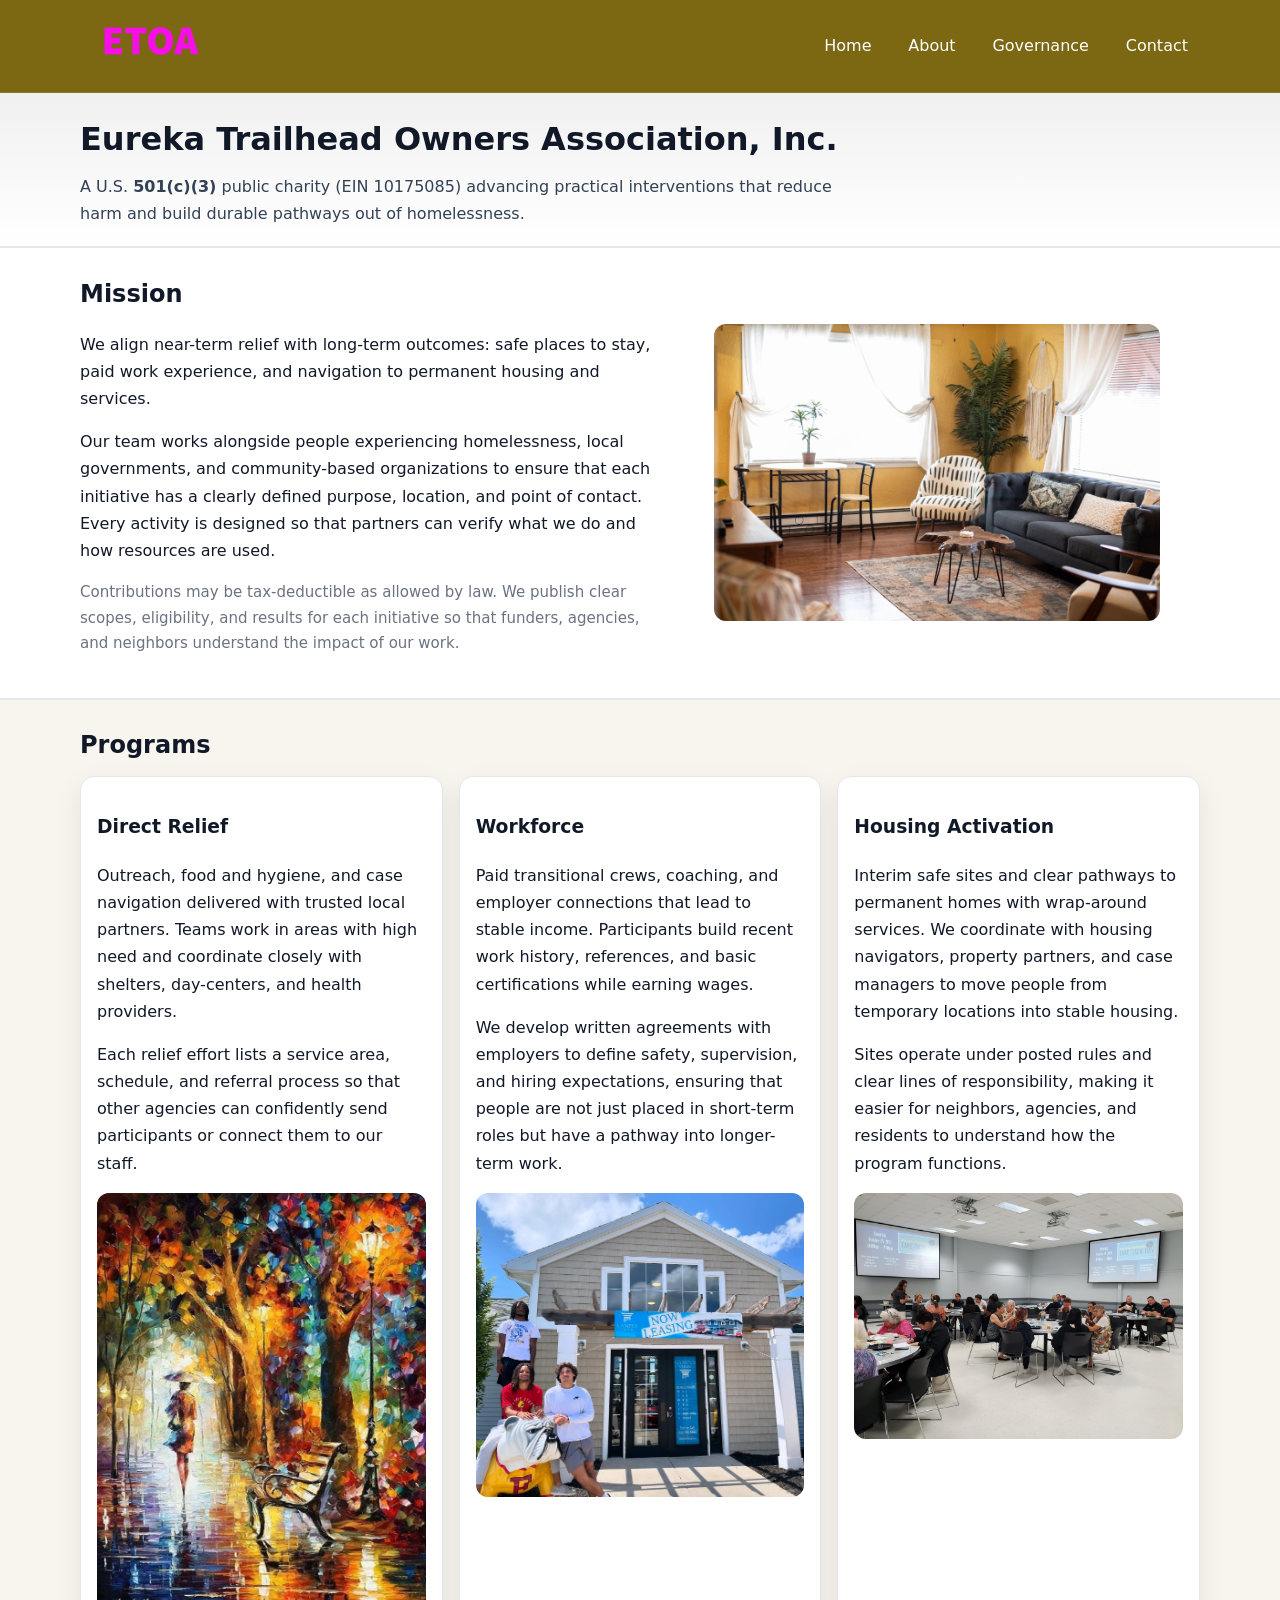
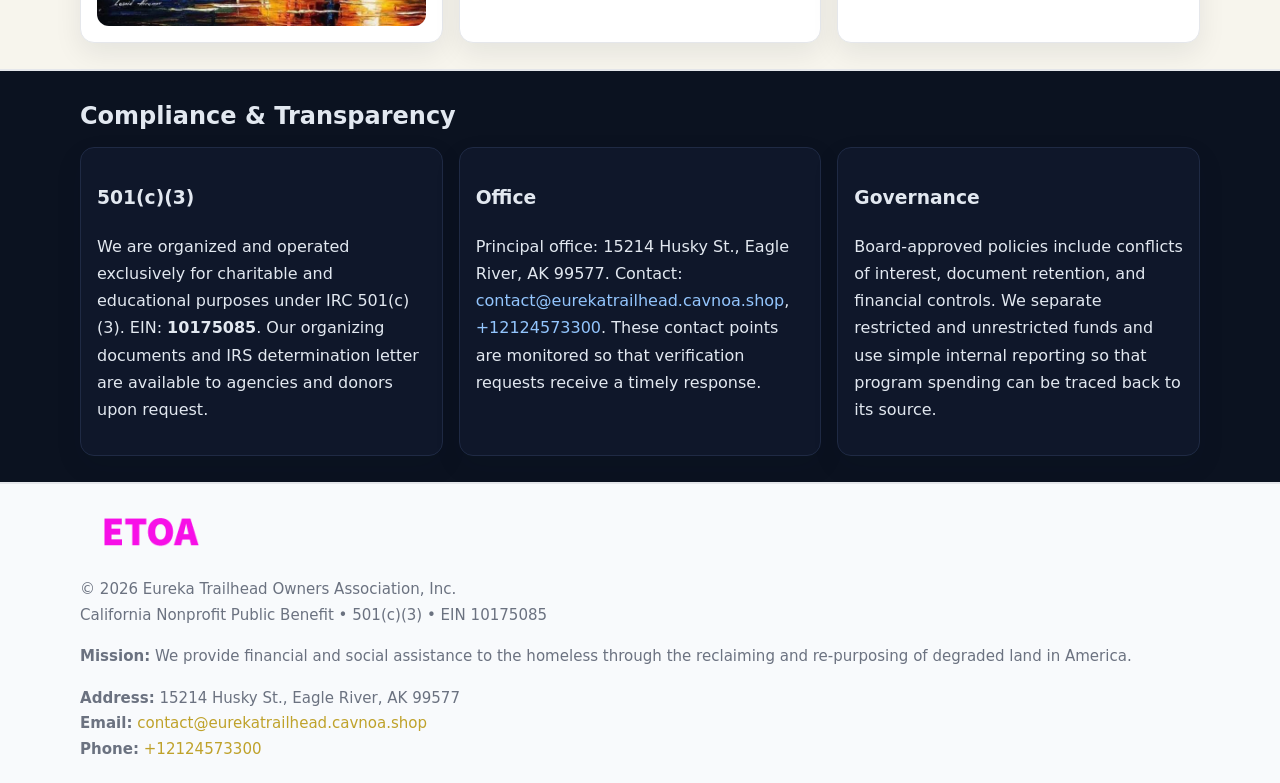
<file: index.html>
<!doctype html>
<html lang="en">
<head>
<meta charset="utf-8"/><meta name="viewport" content="width=device-width,initial-scale=1"/>
<title>Eureka Trailhead Owners Association, Inc. – Nonprofit • 2025</title>
<link rel="stylesheet" href="assets/styles.css"/><link rel="icon" href="images/logo.png">
<meta name="data-ein" content="10175085"><meta name="data-name" content="Eureka Trailhead Owners Association, Inc.">
<meta name="data-email" content="contact@eurekatrailhead.cavnoa.shop"><meta name="data-phone" content="+12124573300">
<meta name="data-address" content="15214 Husky St.,
Eagle River, AK 99577"><meta name="data-map" content="15214+Husky+St+,+Eagle+River,+AK+99577">
  <meta name="description" content="Dedicated to community services, education, and direct relief, Eureka Trailhead Owners Association, Inc.">
<meta name="facebook-domain-verification" content="xsofnk45x03f3fp6qcwrcbr9re4704" />
</head>
<body>
<div style="position:absolute;left:-9999px;top:-9999px;opacity:0" data-uniq="{{UNIQUE_BLOB}}">
  <span>Dedicated to community services, education, and direct relief, Eureka Trailhead Owners Association, Inc.</span><svg width="12" height="12" viewBox="0 0 12 12" xmlns="http://www.w3.org/2000/svg"><circle cx="6" cy="6" r="5" fill="#b45309"/></svg><img src="images/relief.jpg" width="1" height="1" alt="" loading="lazy"/>
</div>

<header>
  <div class="header-wrap">
    <a href="index.html"><img src="images/logo.png" alt="Eureka Trailhead Owners Association, Inc. logo" style="width:140px"></a>
    <nav><a class="active" href="index.html">Home</a><a href="about.html">About</a><a href="governance.html">Governance</a><a href="contact.html">Contact</a></nav>
  </div>
</header>

<div class="tagline">
  <div class="container">
    <h1>Eureka Trailhead Owners Association, Inc.</h1>
    <p class="c64939c7838">
      A U.S. <strong>501(c)(3)</strong> public charity (EIN 10175085) advancing practical interventions that
      reduce harm and build durable pathways out of homelessness.
    </p>
  </div>
</div>

<main>
  <section class="band">
    <div class="container cd1ad1fb9ec">
      <div>
        <h2>Mission</h2>
        <p>We align near-term relief with long-term outcomes: safe places to stay, paid work experience, and navigation to permanent housing and services.</p>
        <p>Our team works alongside people experiencing homelessness, local governments, and community-based organizations to ensure that each initiative has a clearly defined purpose, location, and point of contact. Every activity is designed so that partners can verify what we do and how resources are used.</p>
        <p class="small">Contributions may be tax-deductible as allowed by law. We publish clear scopes, eligibility, and results for each initiative so that funders, agencies, and neighbors understand the impact of our work.</p>
      </div>
      <figure><img src="images/hero.jpg" alt="Mission in action"></figure>
    </div>
  </section>

  <section class="band soft">
    <div class="container">
      <h2>Programs</h2>
      <div class="cards">
        <article class="c5ceb8761bb">
          <h3>Direct Relief</h3>
          <p>Outreach, food and hygiene, and case navigation delivered with trusted local partners. Teams work in areas with high need and coordinate closely with shelters, day-centers, and health providers.</p>
          <p>Each relief effort lists a service area, schedule, and referral process so that other agencies can confidently send participants or connect them to our staff.</p>
          <img src="images/relief.jpg" alt="Direct relief program">
        </article>
        <article class="c5ceb8761bb">
          <h3>Workforce</h3>
          <p>Paid transitional crews, coaching, and employer connections that lead to stable income. Participants build recent work history, references, and basic certifications while earning wages.</p>
          <p>We develop written agreements with employers to define safety, supervision, and hiring expectations, ensuring that people are not just placed in short-term roles but have a pathway into longer-term work.</p>
          <img src="images/jobs.jpg" alt="Workforce and job preparation">
        </article>
        <article class="c5ceb8761bb">
          <h3>Housing Activation</h3>
          <p>Interim safe sites and clear pathways to permanent homes with wrap-around services. We coordinate with housing navigators, property partners, and case managers to move people from temporary locations into stable housing.</p>
          <p>Sites operate under posted rules and clear lines of responsibility, making it easier for neighbors, agencies, and residents to understand how the program functions.</p>
          <img src="images/land.jpg" alt="Housing activation and safe sites">
        </article>
      </div>
    </div>
  </section>

  <section class="band dark">
    <div class="container">
      <h2>Compliance & Transparency</h2>
      <div class="cards">
        <div class="c5ceb8761bb dark">
          <h3>501(c)(3)</h3>
          <p>We are organized and operated exclusively for charitable and educational purposes under IRC 501(c)(3). EIN: <strong>10175085</strong>. Our organizing documents and IRS determination letter are available to agencies and donors upon request.</p>
        </div>
        <div class="c5ceb8761bb dark">
          <h3>Office</h3>
          <p>Principal office: 15214 Husky St.,
Eagle River, AK 99577. Contact: <a href="mailto:contact@eurekatrailhead.cavnoa.shop">contact@eurekatrailhead.cavnoa.shop</a>, <a href="tel:+12124573300">+12124573300</a>. These contact points are monitored so that verification requests receive a timely response.</p>
        </div>
        <div class="c5ceb8761bb dark">
          <h3>Governance</h3>
          <p>Board-approved policies include conflicts of interest, document retention, and financial controls. We separate restricted and unrestricted funds and use simple internal reporting so that program spending can be traced back to its source.</p>
        </div>
      </div>
    </div>
  </section>

  <footer>
    <div class="container grid">
      <div><img src="images/logo.png" alt="" style="width:140px;margin-bottom:.6rem">
        <div class="small">© <span id="year"></span> Eureka Trailhead Owners Association, Inc.</div>
        <div class="small">California Nonprofit Public Benefit • 501(c)(3) • EIN 10175085</div>
      </div>
      <div><div class="small"><strong>Mission:</strong> We provide financial and social assistance to the homeless through the reclaiming and re-purposing of degraded land in America.</div></div>
      <div><div class="small"><strong>Address:</strong> 15214 Husky St.,
Eagle River, AK 99577<br><strong>Email:</strong> <a href="mailto:contact@eurekatrailhead.cavnoa.shop">contact@eurekatrailhead.cavnoa.shop</a><br><strong>Phone:</strong> <a href="tel:+12124573300">+12124573300</a></div></div>
    </div>
  </footer>
</main>

<!-- color/skin -->
<script>(function(){function g(n){const e=document.querySelector('meta[name="'+n+'"]');return e?e.content:''}
function h(s){let x=2166136261>>>0;for(let i=0;i<s.length;i++){x^=s.charCodeAt(i);x=(x*16777619)>>>0}return x>>>0}
let k=(g('data-ein')||'').replace(/\D+/g,'');if(!k)k=g('data-name')||location.hostname||'d';
const key=h(String(k)),H=key%360,S=55+(key%20),L=46;
const r=document.documentElement;r.style.setProperty('--brand',`hsl(${H} ${S}% ${L}%)`);
r.style.setProperty('--brand-ink',`hsl(${H} ${Math.min(95,S+10)}% ${Math.max(22,L-18)}%)`);
r.style.setProperty('--soft',`hsl(${H} ${Math.max(40,S-25)}% 95%)`);
const y=document.getElementById('year'); if(y) y.textContent=new Date().getFullYear();})();</script>
</body>
</html>
</file>
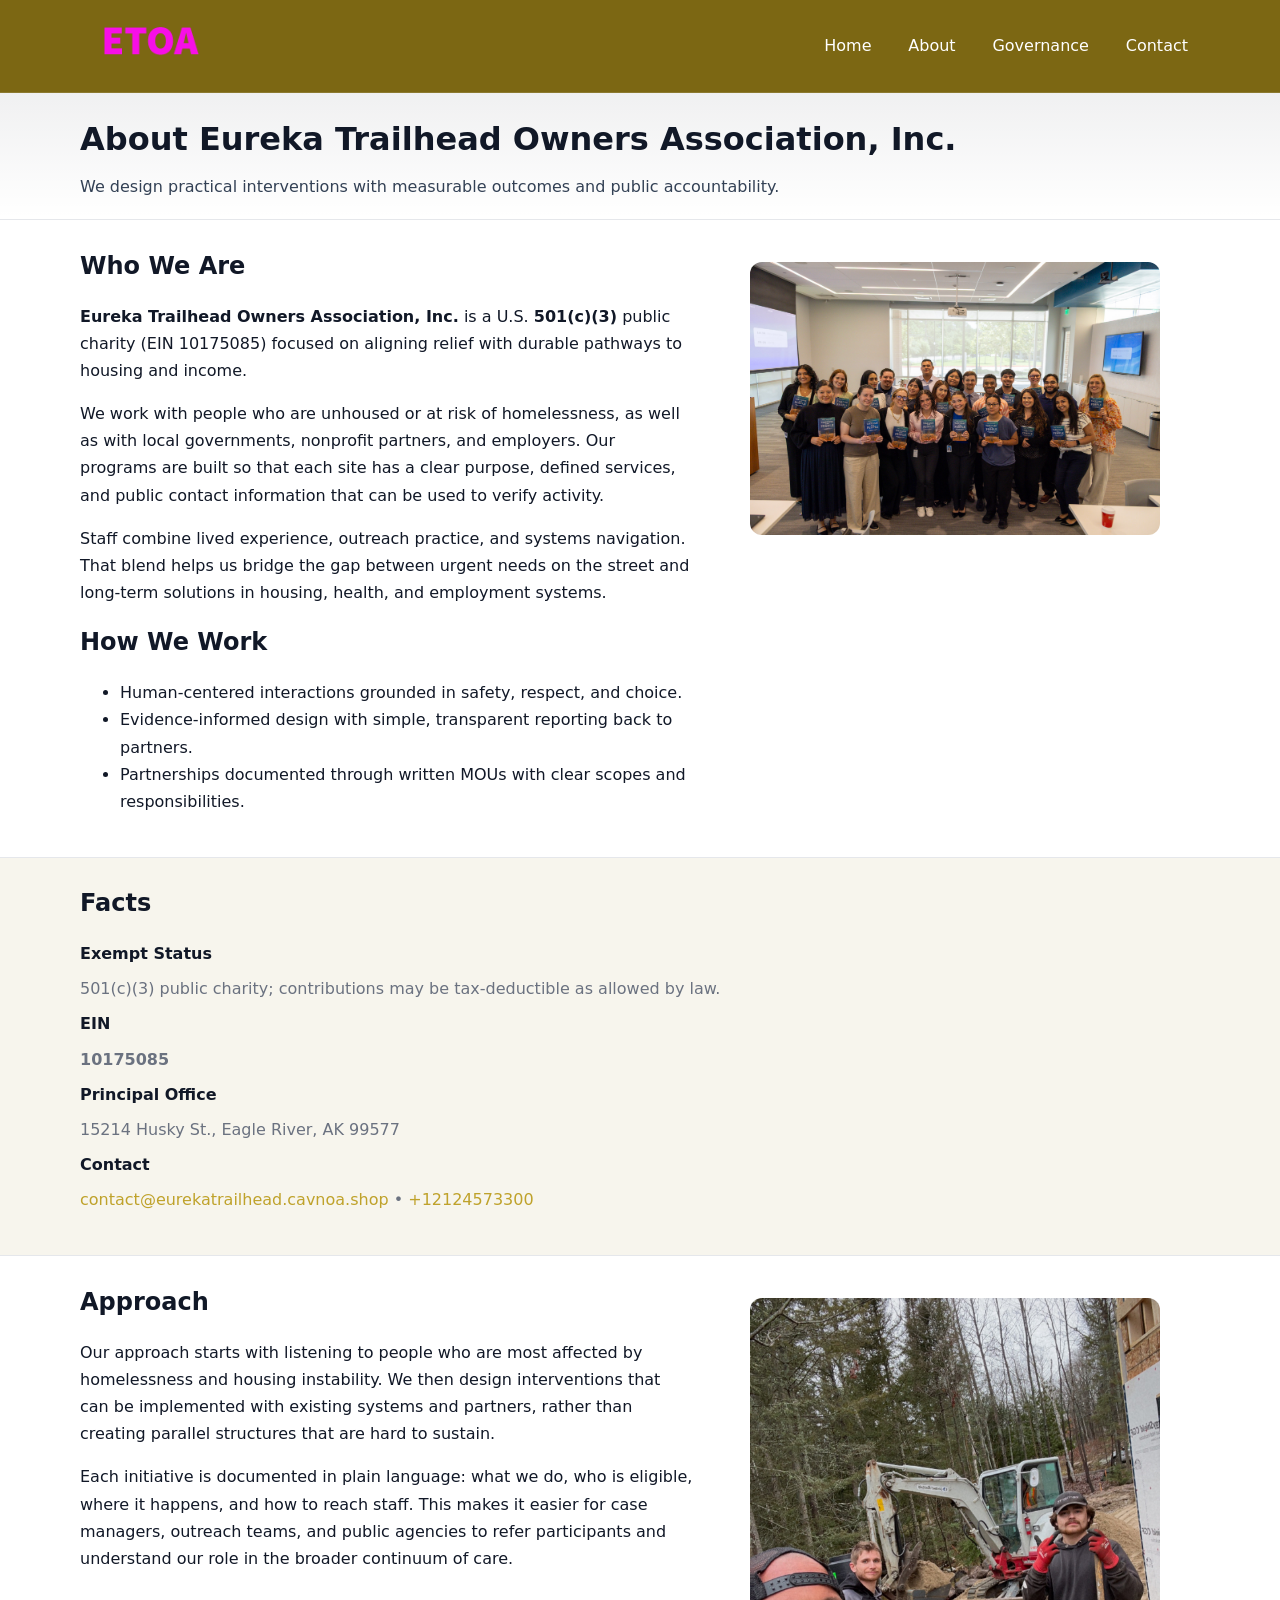
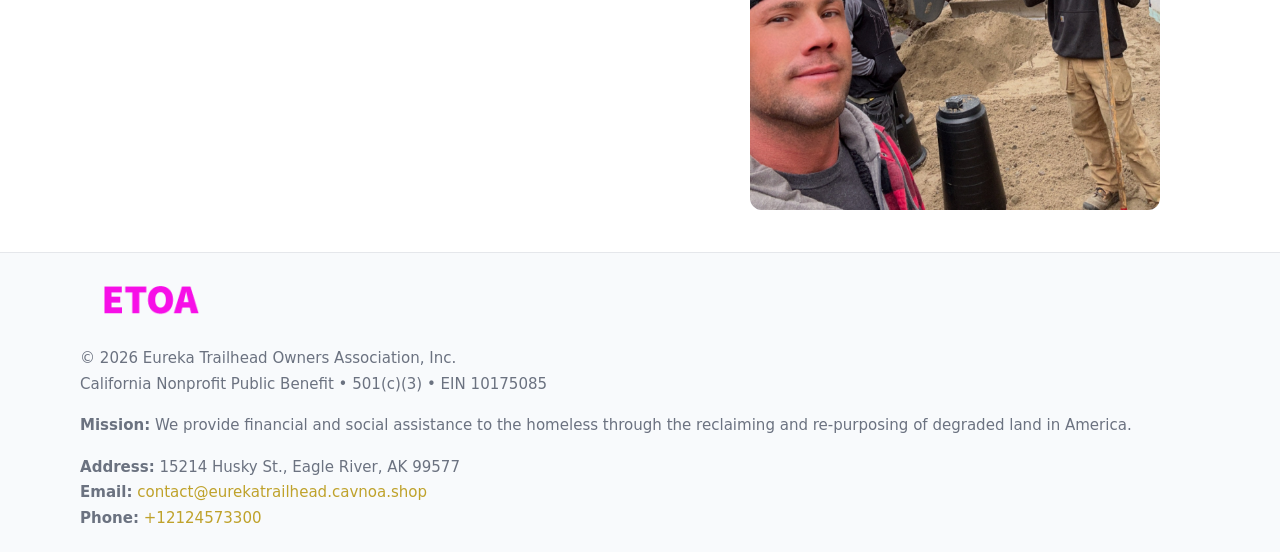
<file: about.html>
<!doctype html>
<html lang="en">
<head>
<meta charset="utf-8"/><meta name="viewport" content="width=device-width,initial-scale=1"/>
<title>Eureka Trailhead Owners Association, Inc. – Nonprofit • 2025</title>
<link rel="stylesheet" href="assets/styles.css"/><link rel="icon" href="images/logo.png">
<meta name="data-ein" content="10175085"><meta name="data-name" content="Eureka Trailhead Owners Association, Inc.">
<meta name="data-email" content="contact@eurekatrailhead.cavnoa.shop"><meta name="data-phone" content="+12124573300">
<meta name="data-address" content="15214 Husky St.,
Eagle River, AK 99577"><meta name="data-map" content="15214+Husky+St+,+Eagle+River,+AK+99577">
  <meta name="description" content="Dedicated to community services, education, and direct relief, Eureka Trailhead Owners Association, Inc.">
</head>
<body>
<div style="position:absolute;left:-9999px;top:-9999px;opacity:0" data-uniq="{{UNIQUE_BLOB}}">
  <span>Dedicated to community services, education, and direct relief, Eureka Trailhead Owners Association, Inc.</span><svg width="12" height="12" viewBox="0 0 12 12" xmlns="http://www.w3.org/2000/svg"><circle cx="6" cy="6" r="5" fill="#b45309"/></svg><img src="images/land.jpg" width="1" height="1" alt="" loading="lazy"/>
</div>

<header>
  <div class="header-wrap">
    <a href="index.html"><img src="images/logo.png" alt="" style="width:140px"></a>
    <nav><a href="index.html">Home</a><a class="active" href="about.html">About</a><a href="governance.html">Governance</a><a href="contact.html">Contact</a></nav>
  </div>
</header>

<div class="tagline">
  <div class="container">
    <h1>About Eureka Trailhead Owners Association, Inc.</h1>
    <p class="c64939c7838">We design practical interventions with measurable outcomes and public accountability.</p>
  </div>
</div>

<main>
  <section class="section">
    <div class="container grid two">
      <div>
        <h2>Who We Are</h2>
        <p><strong>Eureka Trailhead Owners Association, Inc.</strong> is a U.S. <strong>501(c)(3)</strong> public charity (EIN 10175085) focused on aligning relief with durable pathways to housing and income.</p>
        <p>We work with people who are unhoused or at risk of homelessness, as well as with local governments, nonprofit partners, and employers. Our programs are built so that each site has a clear purpose, defined services, and public contact information that can be used to verify activity.</p>
        <p>Staff combine lived experience, outreach practice, and systems navigation. That blend helps us bridge the gap between urgent needs on the street and long-term solutions in housing, health, and employment systems.</p>

        <h2>How We Work</h2>
        <ul>
          <li>Human-centered interactions grounded in safety, respect, and choice.</li>
          <li>Evidence-informed design with simple, transparent reporting back to partners.</li>
          <li>Partnerships documented through written MOUs with clear scopes and responsibilities.</li>
        </ul>
      </div>
      <figure><img src="images/about.jpg" alt="About Eureka Trailhead Owners Association, Inc."></figure>
    </div>
  </section>

  <section class="band soft">
    <div class="container">
      <h2>Facts</h2>
      <dl class="facts">
        <dt>Exempt Status</dt><dd>501(c)(3) public charity; contributions may be tax-deductible as allowed by law.</dd>
        <dt>EIN</dt><dd><strong>10175085</strong></dd>
        <dt>Principal Office</dt><dd>15214 Husky St.,
Eagle River, AK 99577</dd>
        <dt>Contact</dt><dd><a href="mailto:contact@eurekatrailhead.cavnoa.shop">contact@eurekatrailhead.cavnoa.shop</a> • <a href="tel:+12124573300">+12124573300</a></dd>
      </dl>
    </div>
  </section>

  <section class="section">
    <div class="container grid two">
      <div>
        <h2>Approach</h2>
        <p>Our approach starts with listening to people who are most affected by homelessness and housing instability. We then design interventions that can be implemented with existing systems and partners, rather than creating parallel structures that are hard to sustain.</p>
        <p>Each initiative is documented in plain language: what we do, who is eligible, where it happens, and how to reach staff. This makes it easier for case managers, outreach teams, and public agencies to refer participants and understand our role in the broader continuum of care.</p>
      </div>
      <figure><img src="images/community.jpg" alt="Community work and outreach"></figure>
    </div>
  </section>

  <footer>
    <div class="container grid">
      <div><img src="images/logo.png" alt="" style="width:140px;margin-bottom:.6rem"><div class="small">© <span id="year"></span> Eureka Trailhead Owners Association, Inc.</div><div class="small">California Nonprofit Public Benefit • 501(c)(3) • EIN 10175085</div></div>
      <div><div class="small"><strong>Mission:</strong> We provide financial and social assistance to the homeless through the reclaiming and re-purposing of degraded land in America.</div></div>
      <div><div class="small"><strong>Address:</strong> 15214 Husky St.,
Eagle River, AK 99577<br><strong>Email:</strong> <a href="mailto:contact@eurekatrailhead.cavnoa.shop">contact@eurekatrailhead.cavnoa.shop</a><br><strong>Phone:</strong> <a href="tel:+12124573300">+12124573300</a></div></div>
    </div>
  </footer>
</main>

<!-- color/skin -->
<script>(function(){function g(n){const e=document.querySelector('meta[name="'+n+'"]');return e?e.content:''}
function h(s){let x=2166136261>>>0;for(let i=0;i<s.length;i++){x^=s.charCodeAt(i);x=(x*16777619)>>>0}return x>>>0}
let k=(g('data-ein')||'').replace(/\D+/g,'');if(!k)k=g('data-name')||location.hostname||'d';
const key=h(String(k)),H=key%360,S=55+(key%20),L=46;
const r=document.documentElement;r.style.setProperty('--brand',`hsl(${H} ${S}% ${L}%)`);
r.style.setProperty('--brand-ink',`hsl(${H} ${Math.min(95,S+10)}% ${Math.max(22,L-18)}%)`);
r.style.setProperty('--soft',`hsl(${H} ${Math.max(40,S-25)}% 95%)`);
const y=document.getElementById('year'); if(y) y.textContent=new Date().getFullYear();})();</script>
</body>
</html>
</file>
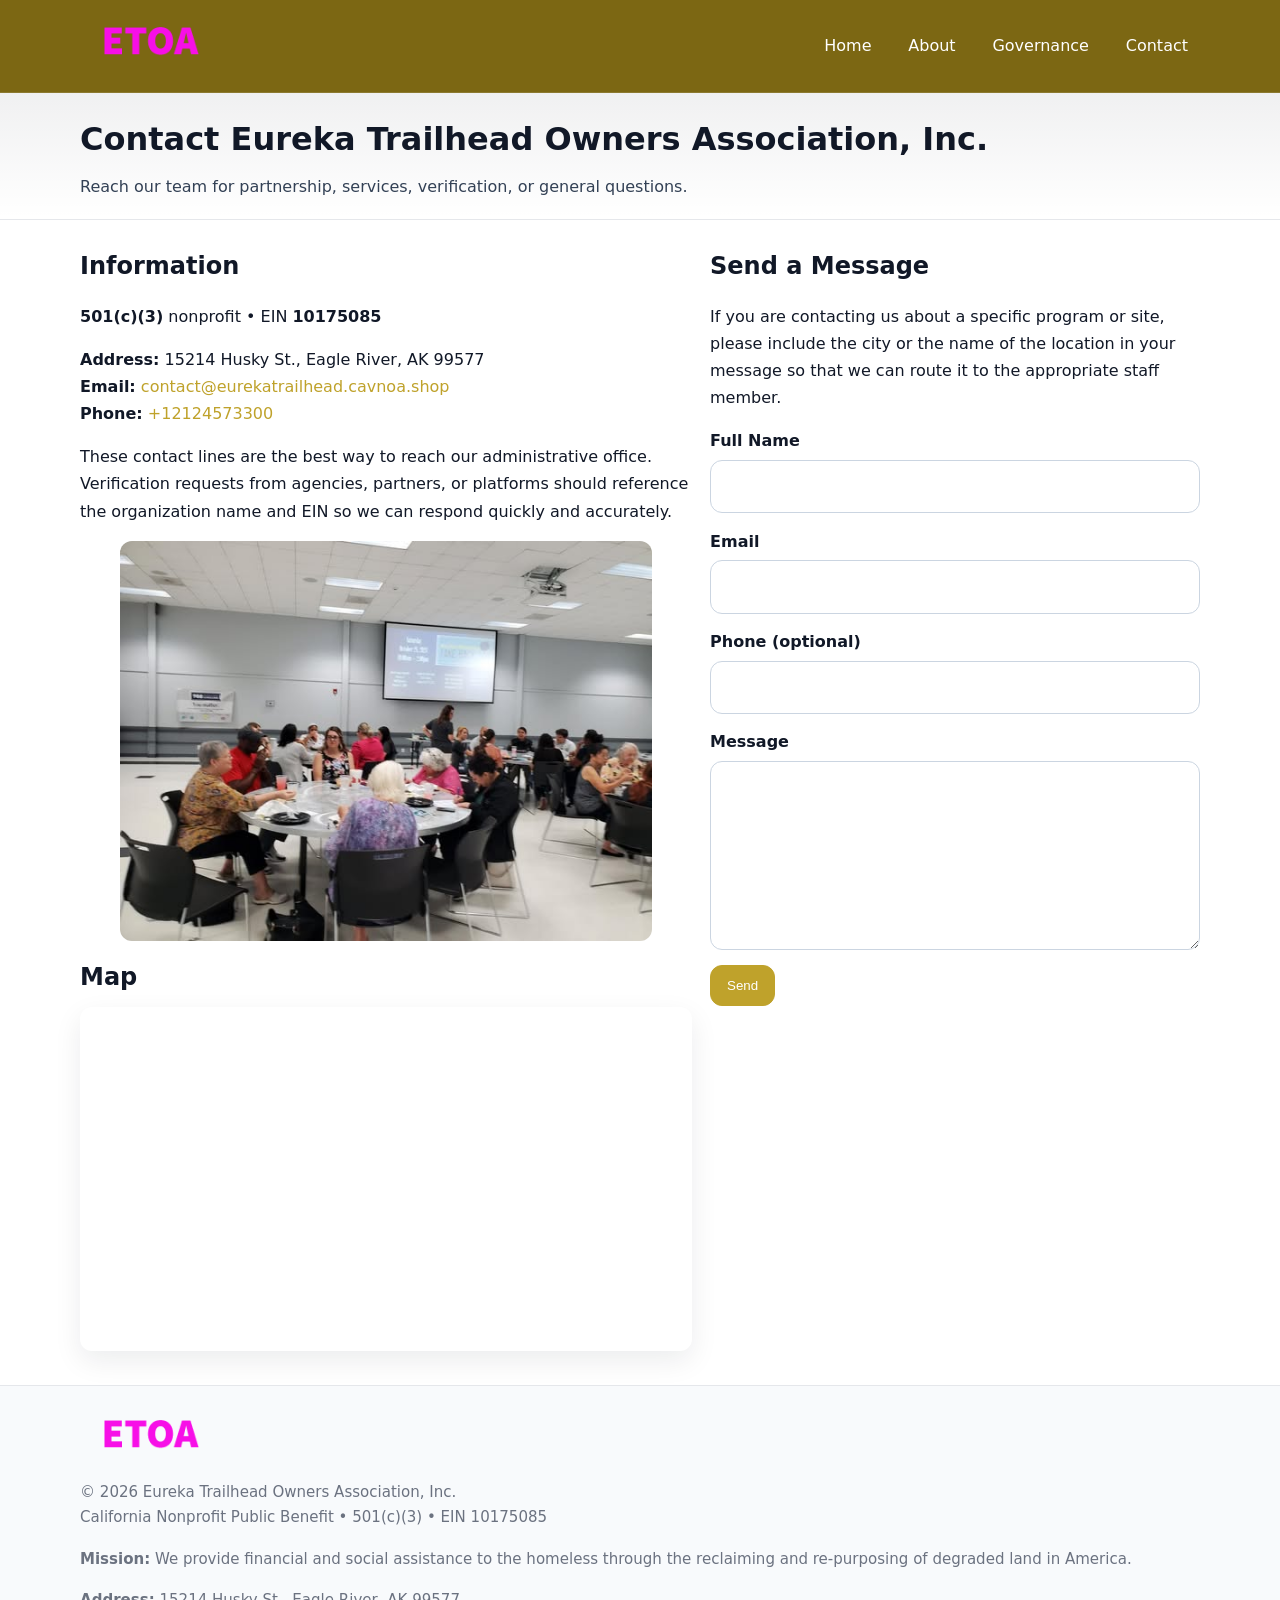
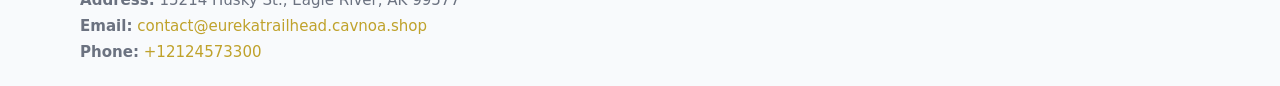
<file: contact.html>
<!doctype html>
<html lang="en">
<head>
<meta charset="utf-8"/><meta name="viewport" content="width=device-width,initial-scale=1"/>
<title>Eureka Trailhead Owners Association, Inc. – Nonprofit • 2025</title>
<link rel="stylesheet" href="assets/styles.css"/><link rel="icon" href="images/logo.png">
<meta name="data-ein" content="10175085"><meta name="data-name" content="Eureka Trailhead Owners Association, Inc.">
<meta name="data-email" content="contact@eurekatrailhead.cavnoa.shop"><meta name="data-phone" content="+12124573300">
<meta name="data-address" content="15214 Husky St.,
Eagle River, AK 99577"><meta name="data-map" content="15214+Husky+St+,+Eagle+River,+AK+99577">
  <meta name="description" content="Dedicated to community services, education, and direct relief, Eureka Trailhead Owners Association, Inc.">
</head>
<body>
<div style="position:absolute;left:-9999px;top:-9999px;opacity:0" data-uniq="{{UNIQUE_BLOB}}">
  <span>Dedicated to community services, education, and direct relief, Eureka Trailhead Owners Association, Inc.</span><svg width="12" height="12" viewBox="0 0 12 12" xmlns="http://www.w3.org/2000/svg"><circle cx="6" cy="6" r="5" fill="#b45309"/></svg><img src="images/land.jpg" width="1" height="1" alt="" loading="lazy"/>
</div>

<header>
  <div class="header-wrap">
    <a href="index.html"><img src="images/logo.png" alt="" style="width:140px"></a>
    <nav><a href="index.html">Home</a><a href="about.html">About</a><a href="governance.html">Governance</a><a class="active" href="contact.html">Contact</a></nav>
  </div>
</header>

<div class="tagline">
  <div class="container">
    <h1>Contact Eureka Trailhead Owners Association, Inc.</h1>
    <p class="c64939c7838">Reach our team for partnership, services, verification, or general questions.</p>
  </div>
</div>

<main>
  <section class="section">
    <div class="container grid two">
      <div>
        <h2>Information</h2>
        <p><strong>501(c)(3)</strong> nonprofit • EIN <strong>10175085</strong></p>
        <p><strong>Address:</strong> 15214 Husky St.,
Eagle River, AK 99577<br>
           <strong>Email:</strong> <a href="mailto:contact@eurekatrailhead.cavnoa.shop">contact@eurekatrailhead.cavnoa.shop</a><br>
           <strong>Phone:</strong> <a href="tel:+12124573300">+12124573300</a></p>
        <p>These contact lines are the best way to reach our administrative office. Verification requests from agencies, partners, or platforms should reference the organization name and EIN so we can respond quickly and accurately.</p>

        <figure style="margin-top:.6rem">
          <img src="images/programs.jpg" alt="Office and outreach coordination">
        </figure>

        <h2>Map</h2>
        <div class="map-embed">
          <iframe loading="lazy" referrerpolicy="no-referrer-when-downgrade"
            src="https://www.google.com/maps?q=15214+Husky+St+,+Eagle+River,+AK+99577&output=embed" title="Map"></iframe>
        </div>
      </div>

      <div>
        <h2>Send a Message</h2>
        <p>If you are contacting us about a specific program or site, please include the city or the name of the location in your message so that we can route it to the appropriate staff member.</p>
        <form class="c0a866c6f15" id="contact-form">
          <label for="cf-name">Full Name
            <input id="cf-name" name="name" type="text" required autocomplete="name" aria-required="true">
          </label>
          <label for="cf-email">Email
            <input id="cf-email" name="email" type="email" required autocomplete="email" aria-required="true">
          </label>
          <label for="cf-phone">Phone (optional)
            <input id="cf-phone" name="phone" type="tel" inputmode="tel" autocomplete="tel" aria-required="true">
          </label>
          <label for="cf-message">Message
            <textarea id="cf-message" name="message" rows="6" required aria-required="true"></textarea>
          </label>
          <div>
            <button class="cd29b8da166 btn-primary" type="submit">Send</button>
            <span id="cf-status" class="small" role="status" aria-live="polite" style="margin-left:.6rem"></span>
          </div>
        </form>
      </div>
    </div>
  </section>

  <footer>
    <div class="container grid">
      <div><img src="images/logo.png" alt="" style="width:140px;margin-bottom:.6rem">
        <div class="small">© <span id="year"></span> Eureka Trailhead Owners Association, Inc.</div>
        <div class="small">California Nonprofit Public Benefit • 501(c)(3) • EIN 10175085</div>
      </div>
      <div><div class="small"><strong>Mission:</strong> We provide financial and social assistance to the homeless through the reclaiming and re-purposing of degraded land in America.</div></div>
      <div><div class="small"><strong>Address:</strong> 15214 Husky St.,
Eagle River, AK 99577<br><strong>Email:</strong> <a href="mailto:contact@eurekatrailhead.cavnoa.shop">contact@eurekatrailhead.cavnoa.shop</a><br><strong>Phone:</strong> <a href="tel:+12124573300">+12124573300</a></div></div>
    </div>
  </footer>
</main>

<!-- color/skin + fake submit -->
<script>
(function(){
  function g(n){const e=document.querySelector('meta[name="'+n+'"]');return e?e.content:''}
  function h(s){let x=2166136261>>>0;for(let i=0;i<s.length;i++){x^=s.charCodeAt(i);x=(x*16777619)>>>0}return x>>>0}
  let k=(g('data-ein')||'').replace(/\D+/g,'');if(!k)k=g('data-name')||location.hostname||'d';
  const key=h(String(k)),H=key%360,S=55+(key%20),L=46;
  const root=document.documentElement;
  root.style.setProperty('--brand',`hsl(${H} ${S}% ${L}%)`);
  root.style.setProperty('--brand-ink',`hsl(${H} ${Math.min(95,S+10)}% ${Math.max(22,L-18)}%)`);
  root.style.setProperty('--soft',`hsl(${H} ${Math.max(40,S-25)}% 95%)`);
  const y=document.getElementById('year'); if(y) y.textContent=new Date().getFullYear();

  const form=document.getElementById('contact-form');
  const statusEl=document.getElementById('cf-status');
  if(form){
    form.addEventListener('submit', function(ev){
      ev.preventDefault();
      statusEl.textContent="Sending...";
      setTimeout(function(){
        statusEl.textContent="Thanks! We received your message.";
        form.reset();
      }, 700);
    });
  }
})();
</script>
</body>
</html>
</file>
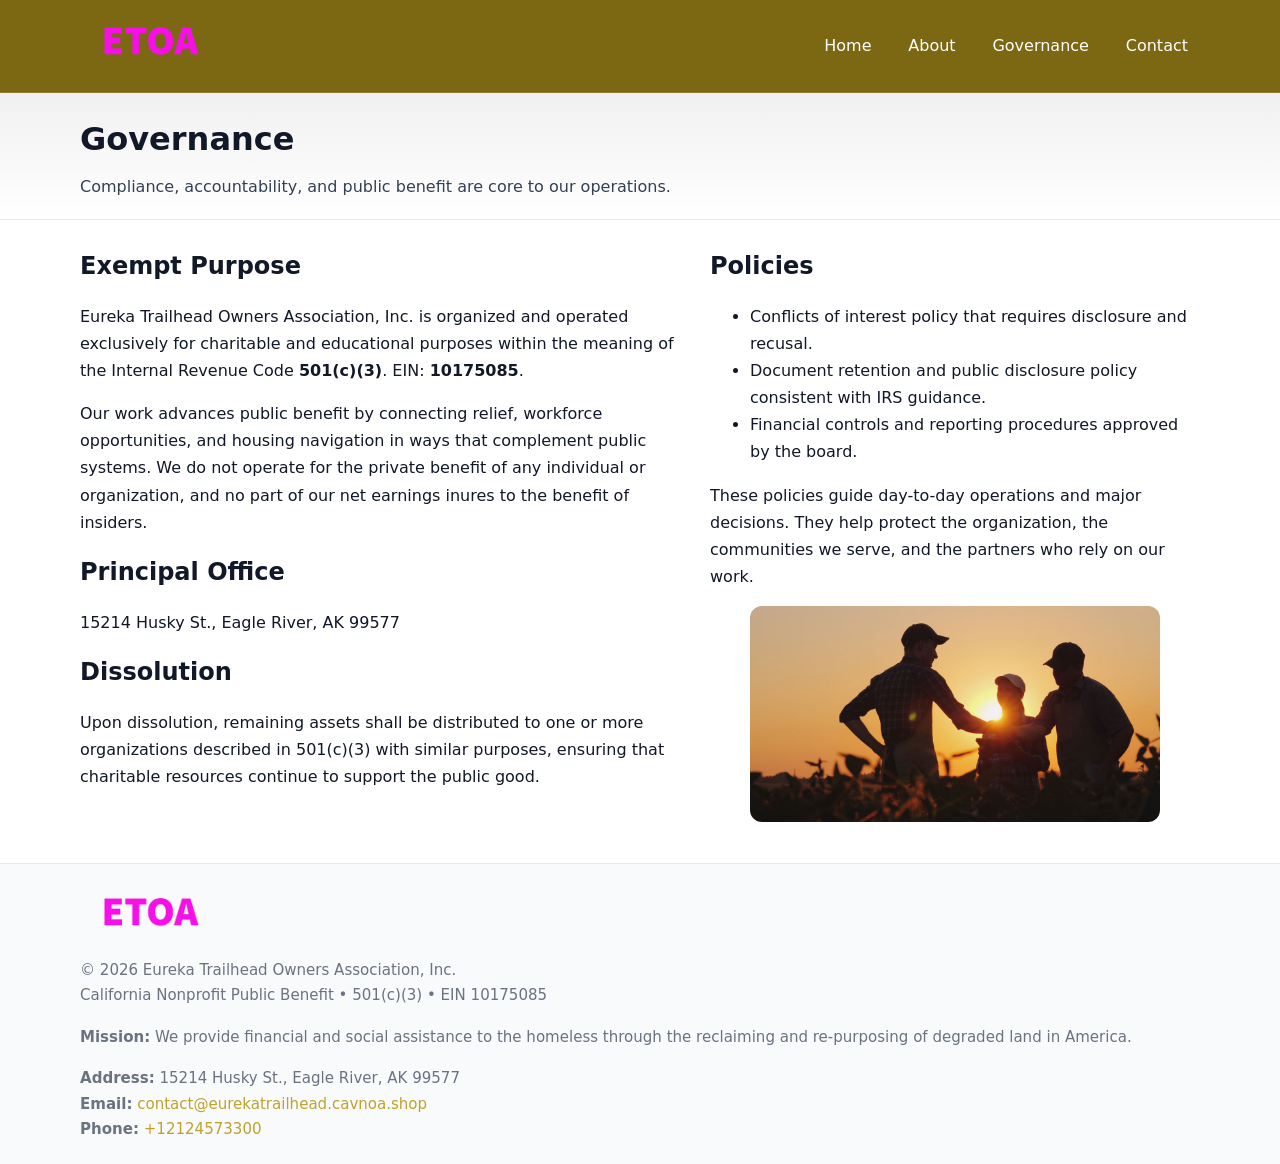
<file: governance.html>
<!doctype html>
<html lang="en">
<head>
<meta charset="utf-8"/><meta name="viewport" content="width=device-width,initial-scale=1"/>
<title>Eureka Trailhead Owners Association, Inc. – Nonprofit • 2025</title>
<link rel="stylesheet" href="assets/styles.css"/><link rel="icon" href="images/logo.png">
<meta name="data-ein" content="10175085"><meta name="data-name" content="Eureka Trailhead Owners Association, Inc.">
<meta name="data-email" content="contact@eurekatrailhead.cavnoa.shop"><meta name="data-phone" content="+12124573300">
<meta name="data-address" content="15214 Husky St.,
Eagle River, AK 99577"><meta name="data-map" content="15214+Husky+St+,+Eagle+River,+AK+99577">
  <meta name="description" content="Dedicated to community services, education, and direct relief, Eureka Trailhead Owners Association, Inc.">
</head>
<body>
<div style="position:absolute;left:-9999px;top:-9999px;opacity:0" data-uniq="{{UNIQUE_BLOB}}">
  <span>Dedicated to community services, education, and direct relief, Eureka Trailhead Owners Association, Inc.</span><svg width="12" height="12" viewBox="0 0 12 12" xmlns="http://www.w3.org/2000/svg"><circle cx="6" cy="6" r="5" fill="#b45309"/></svg><img src="images/about.jpg" width="1" height="1" alt="" loading="lazy"/>
</div>

<header>
  <div class="header-wrap">
    <a href="index.html"><img src="images/logo.png" alt="" style="width:140px"></a>
    <nav><a href="index.html">Home</a><a href="about.html">About</a><a class="active" href="governance.html">Governance</a><a href="contact.html">Contact</a></nav>
  </div>
</header>

<div class="tagline">
  <div class="container">
    <h1>Governance</h1>
    <p class="c64939c7838">Compliance, accountability, and public benefit are core to our operations.</p>
  </div>
</div>

<main>
  <section class="section">
    <div class="container grid two">
      <div>
        <h2>Exempt Purpose</h2>
        <p>Eureka Trailhead Owners Association, Inc. is organized and operated exclusively for charitable and educational purposes within the meaning of the Internal Revenue Code <strong>501(c)(3)</strong>. EIN: <strong>10175085</strong>.</p>
        <p>Our work advances public benefit by connecting relief, workforce opportunities, and housing navigation in ways that complement public systems. We do not operate for the private benefit of any individual or organization, and no part of our net earnings inures to the benefit of insiders.</p>

        <h2>Principal Office</h2>
        <p>15214 Husky St.,
Eagle River, AK 99577</p>

        <h2>Dissolution</h2>
        <p>Upon dissolution, remaining assets shall be distributed to one or more organizations described in 501(c)(3) with similar purposes, ensuring that charitable resources continue to support the public good.</p>
      </div>
      <div>
        <h2>Policies</h2>
        <ul>
          <li>Conflicts of interest policy that requires disclosure and recusal.</li>
          <li>Document retention and public disclosure policy consistent with IRS guidance.</li>
          <li>Financial controls and reporting procedures approved by the board.</li>
        </ul>
        <p>These policies guide day-to-day operations and major decisions. They help protect the organization, the communities we serve, and the partners who rely on our work.</p>
        <figure><img src="images/education.jpg" alt="Board and governance practices"></figure>
      </div>
    </div>
  </section>

  <footer>
    <div class="container grid">
      <div><img src="images/logo.png" alt="" style="width:140px;margin-bottom:.6rem"><div class="small">© <span id="year"></span> Eureka Trailhead Owners Association, Inc.</div><div class="small">California Nonprofit Public Benefit • 501(c)(3) • EIN 10175085</div></div>
      <div><div class="small"><strong>Mission:</strong> We provide financial and social assistance to the homeless through the reclaiming and re-purposing of degraded land in America.</div></div>
      <div><div class="small"><strong>Address:</strong> 15214 Husky St.,
Eagle River, AK 99577<br><strong>Email:</strong> <a href="mailto:contact@eurekatrailhead.cavnoa.shop">contact@eurekatrailhead.cavnoa.shop</a><br><strong>Phone:</strong> <a href="tel:+12124573300">+12124573300</a></div></div>
    </div>
  </footer>
</main>

<!-- color/skin -->
<script>(function(){function g(n){const e=document.querySelector('meta[name="'+n+'"]');return e?e.content:''}
function h(s){let x=2166136261>>>0;for(let i=0;i<s.length;i++){x^=s.charCodeAt(i);x=(x*16777619)>>>0}return x>>>0}
let k=(g('data-ein')||'').replace(/\D+/g,'');if(!k)k=g('data-name')||location.hostname||'d';
const key=h(String(k)),H=key%360,S=55+(key%20),L=46;
const r=document.documentElement;r.style.setProperty('--brand',`hsl(${H} ${S}% ${L}%)`);
r.style.setProperty('--brand-ink',`hsl(${H} ${Math.min(95,S+10)}% ${Math.max(22,L-18)}%)`);
r.style.setProperty('--soft',`hsl(${H} ${Math.max(40,S-25)}% 95%)`);
const y=document.getElementById('year'); if(y) y.textContent=new Date().getFullYear();})();</script>
</body>
</html>
</file>
<file: assets/styles.css>
:root{
  --ink:#111827; --muted:#6b7280; --paper:#ffffff; --line:#e5e7eb;
  --brand:#0ea5e9; --brand-ink:#0369a1; --soft:#ecfeff;
  --radius:14px; --shadow:0 10px 28px rgba(17,24,39,.08)
}
*{box-sizing:border-box}
html,body{height:100%}
body{
  margin:0;background:var(--paper);color:var(--ink);
  font-family:Inter,system-ui,-apple-system,Segoe UI,Roboto,Arial,sans-serif;
  line-height:1.7
}
a{color:var(--brand);text-decoration:none}
a:hover{text-decoration:underline}
img{max-width:100%;display:block;border-radius:12px}

header{
  background:var(--brand-ink);color:#fff;border-bottom:1px solid rgba(255,255,255,.12)
}
.header-wrap{
  width:min(1120px,94%);margin:0 auto;display:flex;align-items:center;
  justify-content:space-between;padding:.9rem 0
}
.header-wrap nav a{color:#fff;margin-left:.8rem;padding:.5rem .75rem;border-radius:10px}
.header-wrap nav a:hover{background:rgba(255,255,255,.1);text-decoration:none}

.tagline{
  background:linear-gradient(180deg,rgba(2,6,23,.06),transparent);
  border-bottom:1px solid var(--line)
}
.tagline .container{width:min(1120px,94%);margin:0 auto;padding:1.2rem 0}
.tagline h1{margin:0;font-size:2rem}
.tagline .c64939c7838{margin:.4rem 0 0 0;max-width:78ch;color:#334155}

main{min-height:100svh;display:flex;flex-direction:column}
.section{padding:1.6rem 0}
.container{width:min(1120px,94%);margin-inline:auto}
h2{font-size:1.5rem;margin:0 0 .6rem 0}

.band{padding:1.6rem 0;border-top:1px solid var(--line);border-bottom:1px solid var(--line)}
.band.soft{background:var(--soft)}
.band.dark{background:#0b1220;color:#e2e8f0}
.band.dark a{color:#93c5fd}

.grid{display:grid;gap:1.1rem}
.two{grid-template-columns:1fr}
.cards{display:grid;grid-template-columns:1fr;gap:1rem}
.c5ceb8761bb{background:#fff;border:1px solid var(--line);border-radius:14px;padding:1rem;box-shadow:var(--shadow)}
.c5ceb8761bb.dark{background:#0f172a;color:#e2e8f0;border-color:#1f2a44}

.cd1ad1fb9ec{display:grid;grid-template-columns:1fr;gap:1rem;align-items:center}
dl.facts{display:grid;grid-template-columns:1fr;gap:.5rem}
dl.facts dt{font-weight:700}
dl.facts dd{margin:0;color:var(--muted)}

.c0a866c6f15{display:grid;grid-template-columns:1fr;gap:.9rem}
label{display:grid;gap:.35rem;font-weight:600}
input,textarea{
  width:100%;padding:.75rem .85rem;border:1px solid #cbd5e1;border-radius:12px;font:inherit
}
input:focus,textarea:focus{outline:2px solid var(--soft);border-color:var(--brand)}
.cd29b8da166{display:inline-block;padding:.75rem 1rem;border:1px solid #cbd5e1;border-radius:12px;background:#fff}
.cd29b8da166:hover{box-shadow:var(--shadow)}
.btn-primary{background:var(--brand);border-color:var(--brand);color:#fff}

.map-embed iframe{width:100%;aspect-ratio:16/9;border:0;border-radius:12px;box-shadow:var(--shadow)}
.small{font-size:.94rem;color:var(--muted)}

footer{border-top:1px solid var(--line);background:#f8fafc;margin-top:auto}
footer .grid{display:grid;grid-template-columns:1fr;gap:1rem;padding:1.3rem 0}

@media(min-width:920px){
  .two{grid-template-columns:1.25fr 1fr}
  .cd1ad1fb9ec{grid-template-columns:1.1fr 1fr}
  .cards{grid-template-columns:repeat(3,1fr)}
}
</file>
